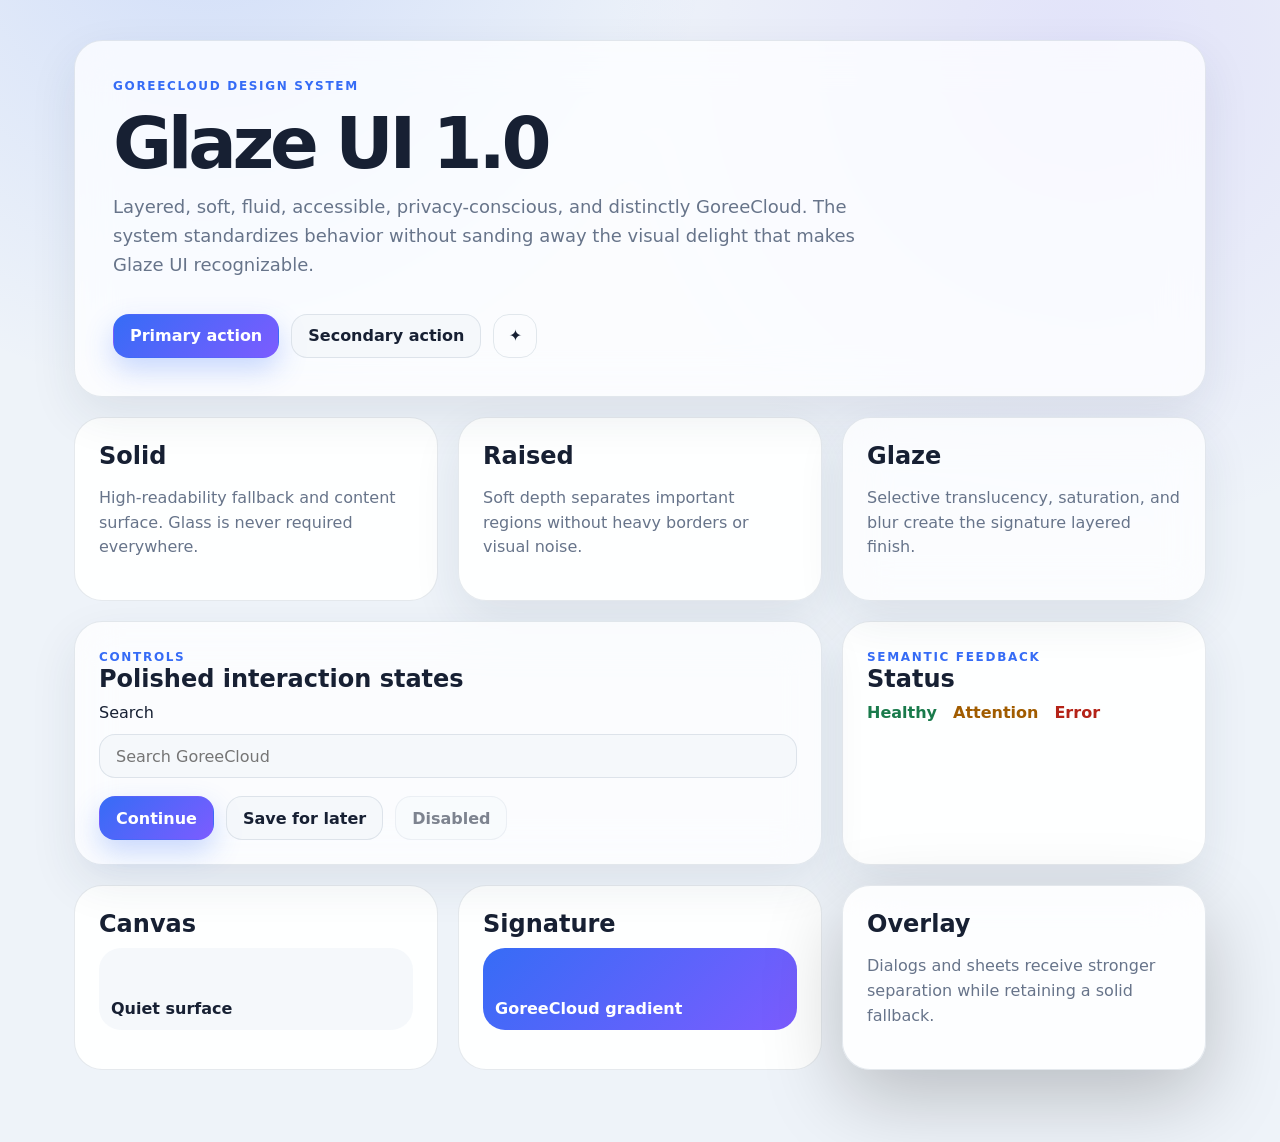
<file: glaze-ui/reference/index.html>
<!doctype html>
<html lang="en">
<head>
  <meta charset="utf-8">
  <meta name="viewport" content="width=device-width,initial-scale=1">
  <meta name="color-scheme" content="light dark">
  <title>Glaze UI 1.0 Reference</title>
  <link rel="stylesheet" href="../css/glaze.css">
  <link rel="stylesheet" href="../css/glaze.accessibility.css">
  <style>
    *{box-sizing:border-box} html,body{margin:0;min-height:100%} body{min-height:100vh}
    .shell{width:min(1180px,100%);margin:auto;padding:40px 24px 72px}.hero{padding:38px;display:grid;gap:16px}.hero h1{font-size:clamp(38px,7vw,72px);line-height:.95;letter-spacing:-.06em;margin:0}.hero p{max-width:760px;color:var(--glaze-muted);font-size:18px;line-height:1.6;margin:0}.eyebrow{font-size:12px;font-weight:800;letter-spacing:.14em;text-transform:uppercase;color:var(--glaze-accent)}
    .grid{display:grid;grid-template-columns:repeat(12,1fr);gap:20px;margin-top:20px}.card{grid-column:span 4;padding:24px}.wide{grid-column:span 8}.card h2{margin:0 0 10px}.card p{color:var(--glaze-muted);line-height:1.55}.actions{display:flex;flex-wrap:wrap;gap:12px;margin-top:18px}.samples{display:grid;gap:12px}.status-row{display:flex;gap:16px;flex-wrap:wrap}.swatch{height:82px;border-radius:var(--glaze-radius-lg);display:flex;align-items:end;padding:12px;font-weight:700}.accent{background:linear-gradient(135deg,var(--glaze-accent),var(--glaze-accent-2));color:white}.muted{background:var(--glaze-surface-muted)}
    @media(max-width:800px){.shell{padding:22px 14px 56px}.hero{padding:26px}.card,.wide{grid-column:1/-1}}
  </style>
</head>
<body class="glaze-canvas">
  <main class="shell" id="main">
    <section class="hero glaze-surface glaze-card">
      <span class="eyebrow">GoreeCloud Design System</span>
      <h1>Glaze UI 1.0</h1>
      <p>Layered, soft, fluid, accessible, privacy-conscious, and distinctly GoreeCloud. The system standardizes behavior without sanding away the visual delight that makes Glaze UI recognizable.</p>
      <div class="actions">
        <button class="glaze-button" data-variant="primary">Primary action</button>
        <button class="glaze-button">Secondary action</button>
        <button class="glaze-icon-button" aria-label="Example icon action">✦</button>
      </div>
    </section>

    <section class="grid" aria-label="Glaze UI reference surfaces">
      <article class="card glaze-surface-solid glaze-card"><h2>Solid</h2><p>High-readability fallback and content surface. Glass is never required everywhere.</p></article>
      <article class="card glaze-surface-raised glaze-card"><h2>Raised</h2><p>Soft depth separates important regions without heavy borders or visual noise.</p></article>
      <article class="card glaze-surface glaze-card"><h2>Glaze</h2><p>Selective translucency, saturation, and blur create the signature layered finish.</p></article>

      <article class="card wide glaze-surface glaze-card">
        <span class="eyebrow">Controls</span><h2>Polished interaction states</h2>
        <div class="samples"><label for="search">Search</label><input class="glaze-input" id="search" placeholder="Search GoreeCloud"></div>
        <div class="actions"><button class="glaze-button" data-variant="primary">Continue</button><button class="glaze-button">Save for later</button><button class="glaze-button" disabled>Disabled</button></div>
      </article>
      <article class="card glaze-surface-raised glaze-card"><span class="eyebrow">Semantic feedback</span><h2>Status</h2><div class="status-row"><strong class="glaze-status" data-state="success">Healthy</strong><strong class="glaze-status" data-state="warning">Attention</strong><strong class="glaze-status" data-state="error">Error</strong></div></article>

      <article class="card glaze-surface-solid glaze-card"><h2>Canvas</h2><div class="swatch muted">Quiet surface</div></article>
      <article class="card glaze-surface-solid glaze-card"><h2>Signature</h2><div class="swatch accent">GoreeCloud gradient</div></article>
      <article class="card glaze-overlay glaze-card"><h2>Overlay</h2><p>Dialogs and sheets receive stronger separation while retaining a solid fallback.</p></article>
    </section>
  </main>
</body>
</html>
</file>
<file: glaze-ui/css/glaze.css>
:root {
  color-scheme: light dark;
  --glaze-font-sans: Inter, ui-sans-serif, system-ui, -apple-system, BlinkMacSystemFont, "Segoe UI", sans-serif;
  --glaze-canvas: #eef3f9;
  --glaze-canvas-accent: #f8fbff;
  --glaze-surface: rgba(255,255,255,.76);
  --glaze-surface-strong: rgba(255,255,255,.94);
  --glaze-surface-muted: rgba(244,247,251,.86);
  --glaze-text: #172033;
  --glaze-muted: #67748a;
  --glaze-line: rgba(95,116,146,.16);
  --glaze-accent: #366cf6;
  --glaze-accent-2: #7c5cff;
  --glaze-success: #197a4b;
  --glaze-warning: #a15c00;
  --glaze-danger: #b42318;
  --glaze-radius-sm: 10px;
  --glaze-radius-md: 14px;
  --glaze-radius-control: 16px;
  --glaze-radius-lg: 22px;
  --glaze-radius-xl: 28px;
  --glaze-radius-2xl: 32px;
  --glaze-radius-pill: 999px;
  --glaze-space-1: 4px;
  --glaze-space-2: 8px;
  --glaze-space-3: 12px;
  --glaze-space-4: 16px;
  --glaze-space-5: 20px;
  --glaze-space-6: 24px;
  --glaze-space-8: 32px;
  --glaze-space-10: 40px;
  --glaze-space-12: 48px;
  --glaze-space-16: 64px;
  --glaze-target-min: 44px;
  --glaze-target-comfortable: 48px;
  --glaze-blur: 22px;
  --glaze-shadow-soft: 0 8px 30px rgba(37,55,82,.05);
  --glaze-shadow-raised: 0 18px 48px rgba(37,55,82,.09);
  --glaze-motion-instant: 90ms;
  --glaze-motion-fast: 160ms;
  --glaze-motion-standard: 220ms;
  --glaze-motion-emphasized: 320ms;
  --glaze-ease-standard: cubic-bezier(.2,0,0,1);
  --glaze-ease-emphasized: cubic-bezier(.2,.8,.2,1);
}

:root[data-theme="dark"] {
  --glaze-canvas: #0d1119;
  --glaze-canvas-accent: #121824;
  --glaze-surface: rgba(25,32,45,.78);
  --glaze-surface-strong: rgba(24,31,44,.96);
  --glaze-surface-muted: rgba(31,39,54,.86);
  --glaze-text: #f3f6fb;
  --glaze-muted: #a1aec0;
  --glaze-line: rgba(193,207,229,.12);
  --glaze-accent: #7aa2ff;
  --glaze-accent-2: #a594ff;
  --glaze-success: #73d9a2;
  --glaze-warning: #f7c36c;
  --glaze-danger: #ff8a80;
  --glaze-shadow-raised: 0 18px 54px rgba(0,0,0,.24);
}

@media (prefers-color-scheme: dark) {
  :root:not([data-theme]) {
    --glaze-canvas: #0d1119;
    --glaze-canvas-accent: #121824;
    --glaze-surface: rgba(25,32,45,.78);
    --glaze-surface-strong: rgba(24,31,44,.96);
    --glaze-surface-muted: rgba(31,39,54,.86);
    --glaze-text: #f3f6fb;
    --glaze-muted: #a1aec0;
    --glaze-line: rgba(193,207,229,.12);
    --glaze-accent: #7aa2ff;
    --glaze-accent-2: #a594ff;
    --glaze-success: #73d9a2;
    --glaze-warning: #f7c36c;
    --glaze-danger: #ff8a80;
    --glaze-shadow-raised: 0 18px 54px rgba(0,0,0,.24);
  }
}

.glaze-canvas {
  min-height: 100%;
  font-family: var(--glaze-font-sans);
  color: var(--glaze-text);
  background:
    radial-gradient(circle at 16% -10%, color-mix(in srgb, var(--glaze-accent) 16%, transparent), transparent 32rem),
    radial-gradient(circle at 85% 5%, color-mix(in srgb, var(--glaze-accent-2) 11%, transparent), transparent 30rem),
    var(--glaze-canvas);
}

.glaze-surface-solid {
  background: var(--glaze-surface-strong);
  border: 1px solid var(--glaze-line);
}

.glaze-surface-raised {
  background: var(--glaze-surface-strong);
  border: 1px solid var(--glaze-line);
  box-shadow: var(--glaze-shadow-raised);
}

.glaze-surface {
  background: var(--glaze-surface);
  border: 1px solid var(--glaze-line);
  box-shadow: var(--glaze-shadow-raised);
  -webkit-backdrop-filter: blur(var(--glaze-blur)) saturate(135%);
  backdrop-filter: blur(var(--glaze-blur)) saturate(135%);
}

.glaze-overlay {
  background: color-mix(in srgb, var(--glaze-surface-strong) 92%, transparent);
  border: 1px solid var(--glaze-line);
  box-shadow: 0 28px 80px rgba(0,0,0,.22);
  -webkit-backdrop-filter: blur(28px) saturate(140%);
  backdrop-filter: blur(28px) saturate(140%);
}

.glaze-card { border-radius: var(--glaze-radius-xl); }
.glaze-panel { border-radius: var(--glaze-radius-lg); }
.glaze-pill { border-radius: var(--glaze-radius-pill); }

.glaze-button,
.glaze-icon-button,
.glaze-input {
  min-height: var(--glaze-target-min);
  border: 1px solid var(--glaze-line);
  border-radius: var(--glaze-radius-control);
  font: inherit;
  color: inherit;
  transition:
    transform var(--glaze-motion-fast) var(--glaze-ease-standard),
    background var(--glaze-motion-fast) var(--glaze-ease-standard),
    border-color var(--glaze-motion-fast) var(--glaze-ease-standard),
    box-shadow var(--glaze-motion-fast) var(--glaze-ease-standard);
}

.glaze-button {
  padding: 0 var(--glaze-space-4);
  background: var(--glaze-surface-muted);
  font-weight: 700;
  cursor: pointer;
}

.glaze-button[data-variant="primary"] {
  border-color: transparent;
  color: white;
  background: linear-gradient(135deg, var(--glaze-accent), var(--glaze-accent-2));
  box-shadow: 0 12px 28px color-mix(in srgb, var(--glaze-accent) 26%, transparent);
}

.glaze-button:hover:not(:disabled),
.glaze-icon-button:hover:not(:disabled) {
  background-color: color-mix(in srgb, var(--glaze-accent) 10%, var(--glaze-surface-muted));
}

.glaze-button:active:not(:disabled),
.glaze-icon-button:active:not(:disabled) { transform: scale(.985); }

.glaze-button:disabled,
.glaze-icon-button:disabled,
.glaze-input:disabled { opacity: .55; cursor: not-allowed; }

.glaze-icon-button {
  width: var(--glaze-target-min);
  padding: 0;
  display: inline-grid;
  place-items: center;
  background: transparent;
  cursor: pointer;
}

.glaze-input {
  width: 100%;
  padding: 0 var(--glaze-space-4);
  background: var(--glaze-surface-muted);
}

.glaze-button:focus-visible,
.glaze-icon-button:focus-visible,
.glaze-input:focus-visible,
.glaze-focusable:focus-visible {
  outline: 3px solid color-mix(in srgb, var(--glaze-accent) 58%, transparent);
  outline-offset: 2px;
}

.glaze-status[data-state="success"] { color: var(--glaze-success); }
.glaze-status[data-state="warning"] { color: var(--glaze-warning); }
.glaze-status[data-state="error"],
.glaze-status[data-state="destructive"] { color: var(--glaze-danger); }

@media (max-width: 599px) {
  .glaze-adaptive-hide-compact { display: none !important; }
}

@media (min-width: 600px) and (max-width: 1023px) {
  .glaze-adaptive-hide-medium { display: none !important; }
}

@media (min-width: 1024px) {
  .glaze-adaptive-hide-expanded { display: none !important; }
}
</file>
<file: glaze-ui/css/glaze.accessibility.css>
@supports not ((backdrop-filter: blur(1px)) or (-webkit-backdrop-filter: blur(1px))) {
  .glaze-surface,
  .glaze-overlay {
    background: var(--glaze-surface-strong);
  }
}

@media (prefers-reduced-motion: reduce) {
  *, *::before, *::after {
    scroll-behavior: auto !important;
    animation-duration: .01ms !important;
    animation-iteration-count: 1 !important;
    transition-duration: .01ms !important;
  }

  .glaze-button:active:not(:disabled),
  .glaze-icon-button:active:not(:disabled) {
    transform: none;
  }
}

@media (prefers-contrast: more) {
  :root {
    --glaze-line: color-mix(in srgb, currentColor 34%, transparent);
    --glaze-surface: var(--glaze-surface-strong);
  }

  .glaze-surface,
  .glaze-surface-raised,
  .glaze-surface-solid,
  .glaze-overlay,
  .glaze-button,
  .glaze-input,
  .glaze-icon-button {
    border-width: 2px;
  }
}

@media (forced-colors: active) {
  .glaze-canvas,
  .glaze-surface,
  .glaze-surface-raised,
  .glaze-surface-solid,
  .glaze-overlay,
  .glaze-button,
  .glaze-input,
  .glaze-icon-button {
    background: Canvas;
    color: CanvasText;
    border-color: ButtonText;
    box-shadow: none;
    -webkit-backdrop-filter: none;
    backdrop-filter: none;
  }

  .glaze-button[data-variant="primary"] {
    background: Highlight;
    color: HighlightText;
  }

  .glaze-button:focus-visible,
  .glaze-icon-button:focus-visible,
  .glaze-input:focus-visible,
  .glaze-focusable:focus-visible {
    outline: 3px solid Highlight;
  }
}

.glaze-sr-only {
  position: absolute !important;
  width: 1px !important;
  height: 1px !important;
  padding: 0 !important;
  margin: -1px !important;
  overflow: hidden !important;
  clip: rect(0,0,0,0) !important;
  white-space: nowrap !important;
  border: 0 !important;
}
</file>
